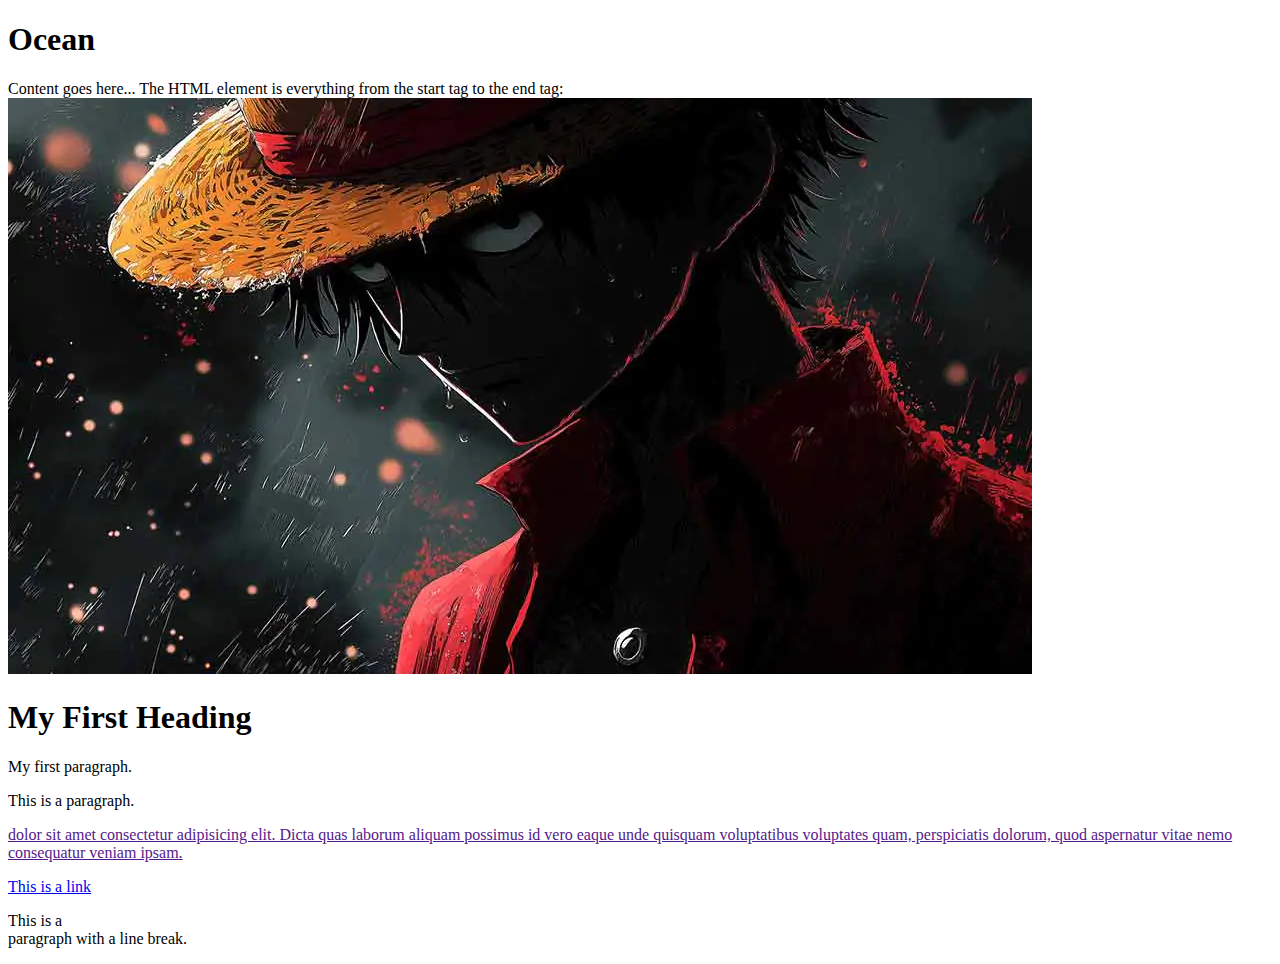
<file: index.html>
<!DOCTYPE html>
<html>
    <head>
        <title>
            One Piece
        </title>
    </head>
    <body>
        <h1>Ocean</h1>
        <tagname> Content goes here... </tagname>
The HTML element is everything from the start tag to the end tag:
<a href=""><img src="one_piece.webp"/></a>

<h1>My First Heading</h1>
<p>My first paragraph.</p>
<p>This is a paragraph.</p>
<p><a href="" >dolor sit amet consectetur adipisicing elit. 
    Dicta quas laborum aliquam possimus id vero eaque unde quisquam 
    voluptatibus voluptates quam, perspiciatis dolorum, quod aspernatur
     vitae nemo consequatur veniam ipsam.</a></p>
     <a href="https://www.w3schools.com">This is a link</a>
     <p>This is a <br> paragraph with a line break.</p>
     
    </body>
</html>
</file>
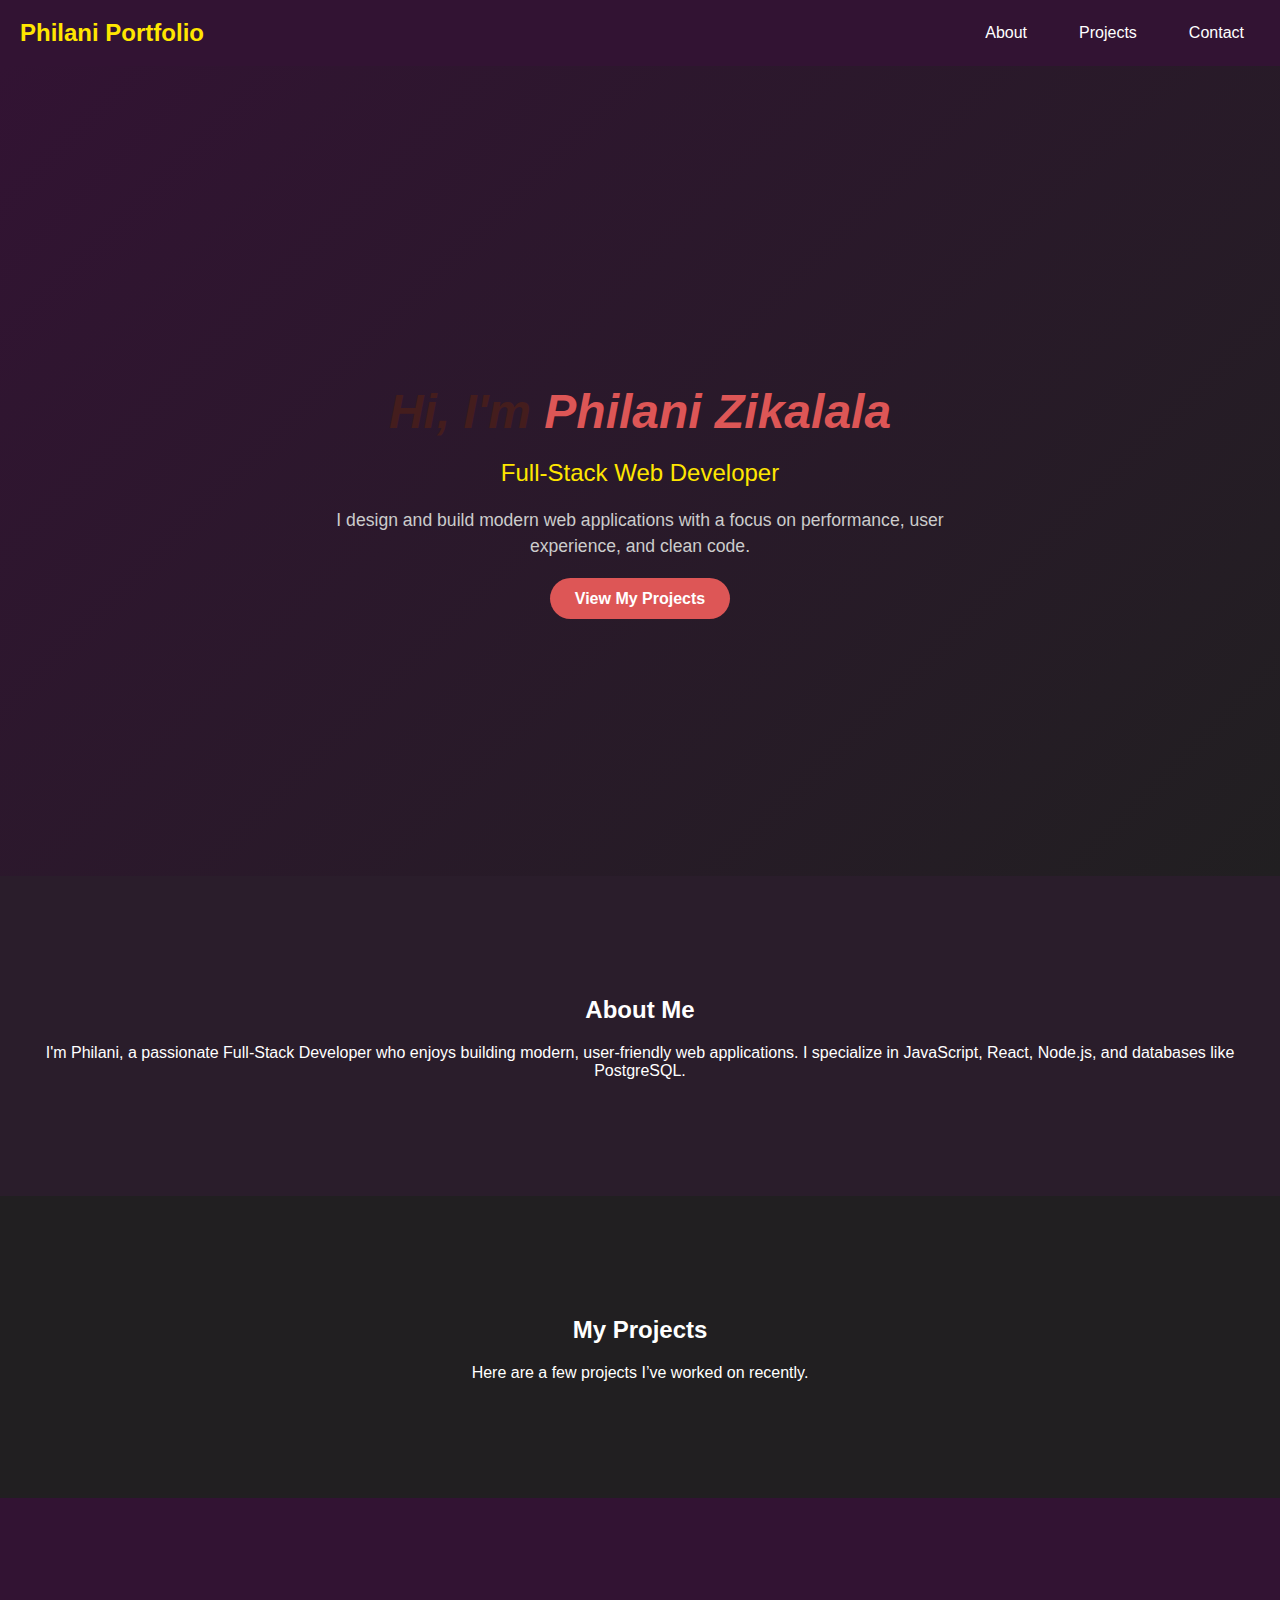
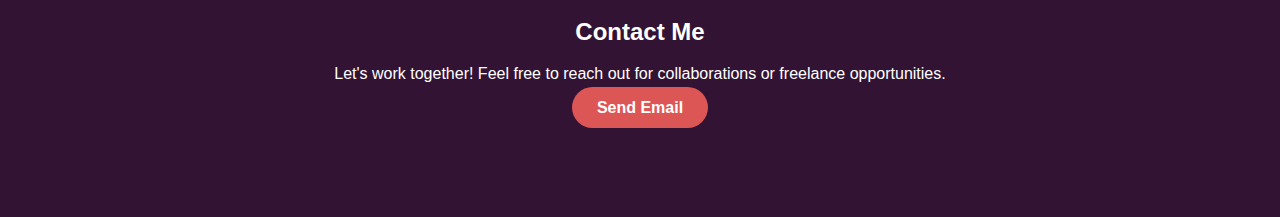
<file: home.html>
<!DOCTYPE html>
<html lang="en">
  <head>
    <meta charset="UTF-8" />
    <link rel="stylesheet" href="styles2.css" />
    <title>Philani Portfolio</title>
  </head>
  <body>
    <nav>
  <div class="port_name">Philani Portfolio</div>

  <div class="nav_links" id="nav-links">
    <a href="#about"><li>About</li></a>
    <a href="#projects"><li>Projects</li></a>
    <a href="#contact"><li>Contact</li></a>
  </div>

  <!-- Hamburger Menu Icon -->
  <div class="hamburger" id="hamburger">
    &#9776;
  </div>
</nav>


   <section class="hero">
  <div class="hero-content">
    <h1>Hi, I'm <span>Philani Zikalala</span></h1>
    <h2>Full-Stack Web Developer</h2>
    <p>
      I design and build modern web applications with a focus on performance,
      user experience, and clean code.
    </p>
    <a href="#projects" class="btn">View My Projects</a>
  </div>
</section>
<!-- About Section -->
<section id="about" class="about">
  <h2>About Me</h2>
  <p>
    I'm Philani, a passionate Full-Stack Developer who enjoys building modern,
    user-friendly web applications. I specialize in JavaScript, React, Node.js,
    and databases like PostgreSQL.
  </p>
</section>

<!-- Projects Section -->
<section id="projects" class="projects">
  <h2>My Projects</h2>
  <p>Here are a few projects I’ve worked on recently.</p>
  <!-- You’ll later add cards or images here -->
</section>

<!-- Contact Section -->
<section id="contact" class="contact">
  <h2>Contact Me</h2>
  <p>
    Let's work together! Feel free to reach out for collaborations or freelance
    opportunities.
  </p>
  <a href="mailto:youremail@example.com" class="btn">Send Email</a>
</section>
<script src="script.js"></script>

  </body>
</html>
</file>
<file: styles2.css>
body {
  margin: 0;
  background-color: #211f21;
  font-family: Arial, sans-serif;
}

html {
  scroll-behavior: smooth;
}



.hero {
  height: 90vh;
  display: flex;
  justify-content: center;
  align-items: center;
  text-align: center;
  background: linear-gradient(135deg, #321333, #211f21);
  color: white;
  padding: 0 20px;
}

.hero-content {
  max-width: 700px;
}

.hero h1 {
  font-size: 3rem;
  margin-bottom: 10px;
}

.hero h1 span {
  color: #dd5656;
}

.hero h2 {
  font-weight: 400;
  color: #ffe600;
  margin-bottom: 20px;
}

.hero p {
  color: #ccc;
  font-size: 1.1rem;
  line-height: 1.5;
  margin-bottom: 30px;
}

.btn {
  background-color: #dd5656;
  color: white;
  padding: 12px 25px;
  border-radius: 30px;
  text-decoration: none;
  font-weight: bold;
  transition: background 0.3s ease, transform 0.3s ease;
}

.btn:hover {
  background-color: #ffe600;
  color: #321333;
  transform: scale(1.05);
}

/* Navbar */
nav {
  display: flex;
  justify-content: space-between;
  align-items: center;
  background-color: #321333;
  padding: 0 20px;
}

/* Portfolio name (logo/text) */
.port_name {
  color: white;
  font-size: 1.5em;
  font-weight: bold;
}

/* Nav links */
.nav_links {
  display: flex;
  margin: 0;
  padding: 0;
  list-style: none;
  justify-content: flex-end;
}

.nav_links li {
  margin-left: 20px;
}

.nav_links a {
  text-decoration: none;
  color: white;
  padding: 14px 16px;
  display: block;
}

.nav_links a:hover {
  color: rgb(226, 230, 6);
  border-radius: 5px;
  cursor: pointer;
}

/* Page heading */
h1 {
  font-style: italic;
  color: #441d1d;
  text-align: center;
  margin-top: 50px;
  font-size: 50px;
}

/* .project-list ul li {
    display: block;
   
} */

section {
  padding: 100px 20px;
  text-align: center;
  color: white;
} 

.about {
  background-color: #2a1d2b;
}

.projects {
  background-color: #211f21;
}

.contact {
  background-color: #321333;
}



/* Default Navbar Layout */
nav {
  display: flex;
  justify-content: space-between;
  align-items: center;
  background-color: #321333;
  padding: 10px 20px;
  position: sticky;
  top: 0;
  z-index: 1000;
}

.port_name {
  color: #ffe600;
  font-size: 1.5rem;
  font-weight: bold;
}

.nav_links {
  display: flex;
  list-style: none;
}

.nav_links a {
  text-decoration: none;
  color: white;
  padding: 14px 16px;
  display: block;
}

.nav_links a:hover {
  color: #ffe600;
}

/* Hamburger menu hidden by default */
.hamburger {
  display: none;
  font-size: 28px;
  color: white;
  cursor: pointer;
}

/* Responsive Styles */
@media (max-width: 768px) {
  .nav_links {
    display: none;
    flex-direction: column;
    background-color: #321333;
    position: absolute;
    top: 60px;
    right: 0;
    width: 200px;
    border-radius: 10px;
    text-align: right;
  }

  .nav_links.active {
    display: flex;
  }

  .hamburger {
    display: block;
  }

  .nav_links a {
    padding: 12px 20px;
  }
}
</file>
